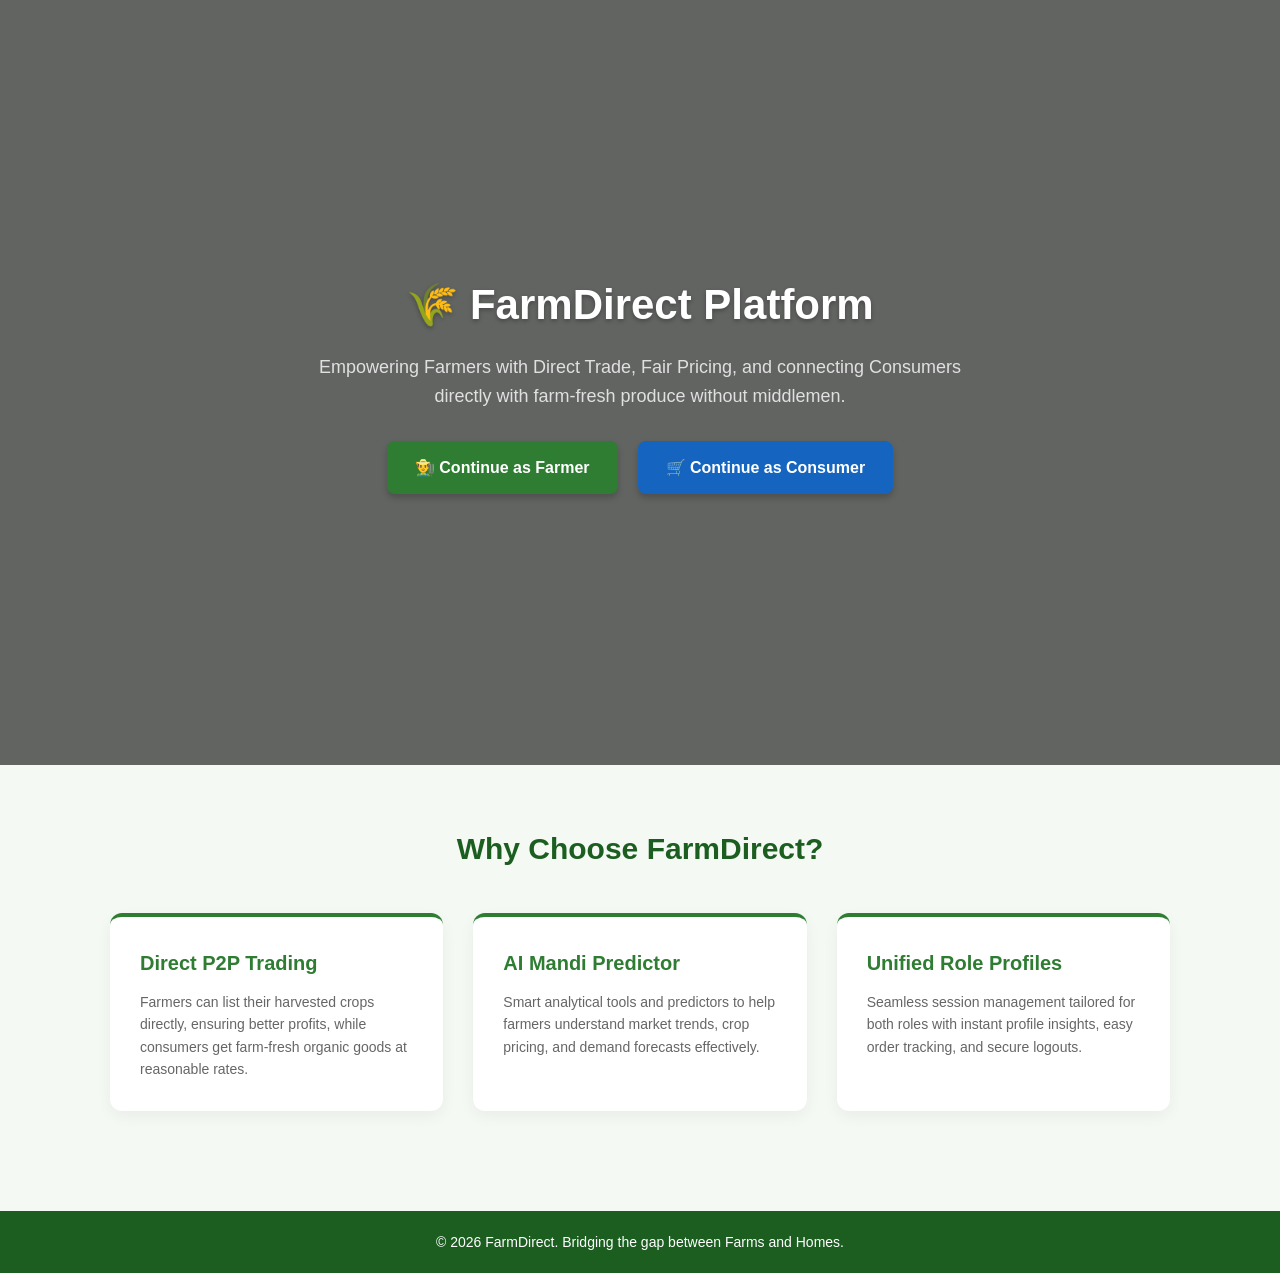
<file: home.html>
<!DOCTYPE html>
<html lang="en">
<head>
    <meta charset="UTF-8">
    <meta name="viewport" content="width=device-width, initial-scale=1.0">
    <title>FarmDirect | Direct Agricultural Trade & AI Mandi</title>
    <style>
        * {
            margin: 0;
            padding: 0;
            box-sizing: border-box;
            font-family: 'Segoe UI', Tahoma, Geneva, Verdana, sans-serif;
        }
        body {
            background: #f4f9f4;
            color: #333;
            line-height: 1.6;
        }
        /* Hero Section */
        .hero {
            background: linear-gradient(rgba(0,0,0,0.6), rgba(0,0,0,0.6)), url('https://images.unsplash.com/photo-1500937386664-56d1dfef3854?auto=format&fit=crop&w=1920&q=80') no-repeat center center;
            background-size: cover;
            height: 85vh;
            display: flex;
            align-items: center;
            justify-content: center;
            text-align: center;
            color: white;
            padding: 0 20px;
        }
        .hero-content {
            max-width: 700px;
        }
        .hero h1 {
            font-size: 42px;
            margin-bottom: 15px;
            color: #fff;
            text-shadow: 0 2px 4px rgba(0,0,0,0.3);
        }
        .hero p {
            font-size: 18px;
            margin-bottom: 30px;
            color: #e0e0e0;
        }
        .btn-group {
            display: flex;
            gap: 20px;
            justify-content: center;
            flex-wrap: wrap;
        }
        .btn {
            padding: 14px 28px;
            border: none;
            border-radius: 8px;
            font-size: 16px;
            font-weight: bold;
            cursor: pointer;
            transition: 0.3s;
            text-decoration: none;
            box-shadow: 0 4px 6px rgba(0,0,0,0.2);
        }
        .btn-farmer {
            background: #2e7d32;
            color: white;
        }
        .btn-farmer:hover {
            background: #1b5e20;
            transform: translateY(-2px);
        }
        .btn-consumer {
            background: #1565c0;
            color: white;
        }
        .btn-consumer:hover {
            background: #0d47a1;
            transform: translateY(-2px);
        }

        /* Features Section */
        .features {
            padding: 60px 20px;
            max-width: 1100px;
            margin: 0 auto;
            text-align: center;
        }
        .features h2 {
            font-size: 30px;
            color: #1b5e20;
            margin-bottom: 40px;
        }
        .feature-grid {
            display: grid;
            grid-template-columns: repeat(auto-fit, minmax(300px, 1fr));
            gap: 30px;
        }
        .feature-card {
            background: white;
            padding: 30px;
            border-radius: 12px;
            box-shadow: 0 5px 15px rgba(0,0,0,0.05);
            border-top: 4px solid #2e7d32;
            text-align: left;
        }
        .feature-card h3 {
            color: #2e7d32;
            margin-bottom: 12px;
            font-size: 20px;
        }
        .feature-card p {
            color: #666;
            font-size: 14px;
        }

        /* Footer */
        footer {
            background: #1b5e20;
            color: white;
            text-align: center;
            padding: 20px;
            font-size: 14px;
            margin-top: 40px;
        }
    </style>
</head>
<body>

    <!-- Hero Section -->
    <div class="hero">
        <div class="hero-content">
            <h1>🌾 FarmDirect Platform</h1>
            <p>Empowering Farmers with Direct Trade, Fair Pricing, and connecting Consumers directly with farm-fresh produce without middlemen.</p>
            
            <div class="btn-group">
                <a href="login.html?role=farmer" class="btn btn-farmer">👨‍🌾 Continue as Farmer</a>
                <a href="login.html?role=consumer" class="btn btn-consumer">🛒 Continue as Consumer</a>
            </div>
        </div>
    </div>

    <!-- Features Section -->
    <div class="features">
        <h2>Why Choose FarmDirect?</h2>
        <div class="feature-grid">
            <div class="feature-card">
                <h3>Direct P2P Trading</h3>
                <p>Farmers can list their harvested crops directly, ensuring better profits, while consumers get farm-fresh organic goods at reasonable rates.</p>
            </div>
            <div class="feature-card">
                <h3>AI Mandi Predictor</h3>
                <p>Smart analytical tools and predictors to help farmers understand market trends, crop pricing, and demand forecasts effectively.</p>
            </div>
            <div class="feature-card">
                <h3>Unified Role Profiles</h3>
                <p>Seamless session management tailored for both roles with instant profile insights, easy order tracking, and secure logouts.</p>
            </div>
        </div>
    </div>

    <!-- Footer -->
    <footer>
        <p>&copy; 2026 FarmDirect. Bridging the gap between Farms and Homes.</p>
    </footer>

</body>
</html>
</file>
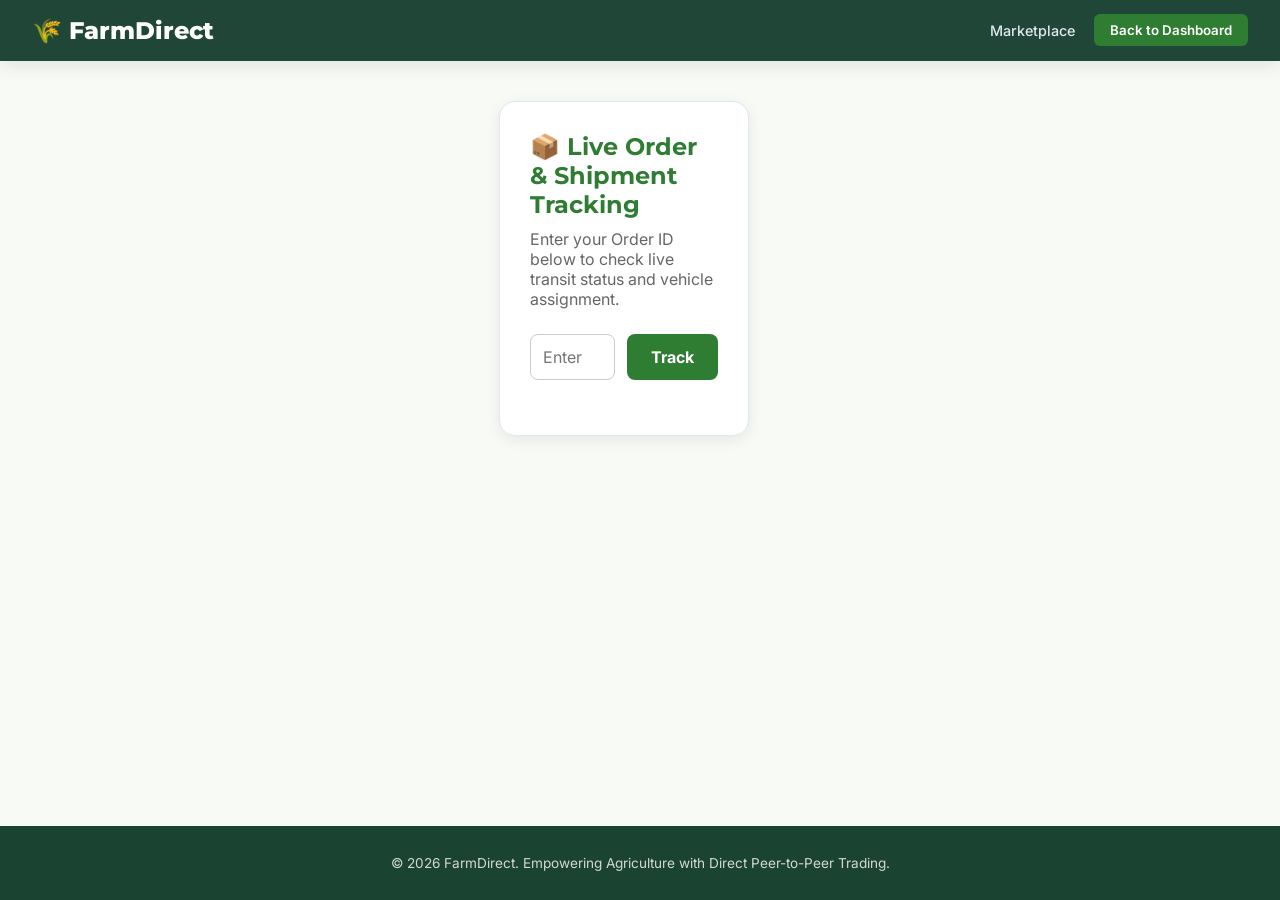
<file: tracking.html>
<!DOCTYPE html>
<html lang="en">
<head>
    <meta charset="UTF-8">
    <meta name="viewport" content="width=device-width, initial-scale=1.0">
    <title>Track Order & Logistics | FarmDirect</title>
    <link rel="preconnect" href="https://fonts.googleapis.com">
    <link rel="preconnect" href="https://fonts.gstatic.com" crossorigin>
    <link href="https://fonts.googleapis.com/css2?family=Inter:wght@400;500;600&family=Montserrat:wght@600;700;800&display=swap" rel="stylesheet">
    <link rel="stylesheet" href="style.css">
</head>
<body>

    <!-- Header Navigation -->
    <header>
        <div class="nav-container">
            <a href="consumer.html" class="logo">🌾 FarmDirect</a>
            <nav class="nav-links">
                <a href="consumer.html">Marketplace</a>
                <button onclick="window.location.href='consumer.html'" style="background: #2e7d32; color: white; padding: 8px 16px; border: none; border-radius: 6px; cursor: pointer; font-weight: 600;">Back to Dashboard</button>
            </nav>
        </div>
    </header>

    <!-- Main Tracking Container -->
    <div class="container" style="max-width: 800px; margin: 40px auto; padding: 0 20px;">
        <div class="card" style="background: white; padding: 30px; border-radius: 16px; box-shadow: 0 4px 15px rgba(0,0,0,0.08);">
            <h2 style="color: #2e7d32; margin-top: 0; margin-bottom: 10px;">📦 Live Order & Shipment Tracking</h2>
            <p style="color: #666; margin-bottom: 25px;">Enter your Order ID below to check live transit status and vehicle assignment.</p>
            
            <div style="display: flex; gap: 12px; margin-bottom: 25px;">
                <input type="number" id="orderIdInput" placeholder="Enter Order ID (e.g., 1, 2...)" class="form-control" style="flex: 1; padding: 12px; border: 1px solid #ccc; border-radius: 8px; font-size: 16px;">
                <button onclick="trackOrder()" style="background: #2e7d32; color: white; border: none; padding: 12px 24px; border-radius: 8px; font-weight: bold; cursor: pointer; font-size: 16px;">Track</button>
            </div>

            <div id="trackingResult" style="display: none; border-top: 1px solid #eee; padding-top: 20px;">
                <h3 style="color: #333; margin-bottom: 15px;">Shipment Status Details</h3>
                <div style="display: flex; flex-direction: column; gap: 12px; background: #f9f9f9; padding: 20px; border-radius: 10px;">
                    <div>🆔 <strong>Order ID:</strong> <span id="resOrderId">-</span></div>
                    <div>👤 <strong>Customer Name:</strong> <span id="resCustomer">-</span></div>
                    <div>📍 <strong>Delivery Address:</strong> <span id="resAddress">-</span></div>
                    <div>💰 <strong>Grand Total:</strong> ₹<span id="resTotal">-</span></div>
                    <div>💳 <strong>Payment Status:</strong> <span id="resPayment" style="color: green; font-weight: bold;">-</span></div>
                    <div>🚚 <strong>Assigned Logistics / Vehicle:</strong> <span id="resVehicle" style="color: #1565c0; font-weight: bold;">Standard Delivery / Processing</span></div>
                    <div>📌 <strong>Current Transit Status:</strong> <span id="resStatus" style="background: #e8f5e9; color: #2e7d32; padding: 4px 10px; border-radius: 6px; font-weight: bold; display: inline-block;">Dispatched</span></div>
                </div>
            </div>

            <div id="noResultMsg" style="display: none; color: #d32f2f; font-weight: 500; margin-top: 15px;">
                ⚠️ No order found with this ID. Please check and try again.
            </div>
        </div>
    </div>

    <footer>
        <p>&copy; 2026 FarmDirect. Empowering Agriculture with Direct Peer-to-Peer Trading.</p>
    </footer>

    <script>
        async function trackOrder() {
            const orderId = document.getElementById('orderIdInput').value.trim();
            const resultBox = document.getElementById('trackingResult');
            const errorMsg = document.getElementById('noResultMsg');

            if (!orderId) {
                alert("Please enter a valid Order ID!");
                return;
            }

            try {
                // Fetching orders from backend API
                const response = await fetch('/api/orders');
                const orders = await response.json();

                // Find matching order
                const matchedOrder = orders.find(o => o.id.toString() === orderId.toString());

                if (matchedOrder) {
                    document.getElementById('resOrderId').innerText = matchedOrder.id;
                    document.getElementById('resCustomer').innerText = matchedOrder.customer_name;
                    document.getElementById('resAddress').innerText = `${matchedOrder.address}, ${matchedOrder.city} - ${matchedOrder.pincode}`;
                    document.getElementById('resTotal').innerText = matchedOrder.grand_total;
                    document.getElementById('resPayment').innerText = matchedOrder.payment_status;
                    
                    // Dynamic vehicle assignment mock based on total/items
                    let vehicle = matchedOrder.grand_total > 2000 ? "Heavy Cargo Truck (Refrigerated)" : "Local Farm Pickup Van";
                    document.getElementById('resVehicle').innerText = vehicle;

                    resultBox.style.display = 'block';
                    errorMsg.style.display = 'none';
                } else {
                    resultBox.style.display = 'none';
                    errorMsg.style.display = 'block';
                }
            } catch (err) {
                console.error("Error tracking order:", err);
                alert("Failed to connect to backend server.");
            }
        }
    </script>
</body>
</html>
</file>
<file: style.css>
/* Design System & Variable Declarations */
:root {
    --primary: #1b4332;
    --primary-light: #2d6a4f;
    --accent: #f4a261;
    --accent-hover: #e76f51;
    --bg-main: #f8faf6;
    --surface: #ffffff;
    --text-primary: #111827;
    --text-muted: #6b7280;
    --border: #e2e8f0;
    --shadow-sm: 0 4px 12px rgba(0, 0, 0, 0.04);
    --shadow-3d: 0 16px 30px rgba(0, 0, 0, 0.12);
    --radius-sm: 8px;
    --radius-lg: 14px;
    --font-heading: 'Montserrat', sans-serif;
    --font-body: 'Inter', sans-serif;
}

* { box-sizing: border-box; margin: 0; padding: 0; font-family: var(--font-body); }
html { scroll-behavior: smooth; }
body { background-color: var(--bg-main); color: var(--text-primary); min-height: 100vh; display: flex; flex-direction: column; }
h1, h2, h3, h4, .logo { font-family: var(--font-heading); }

/* Header & Navigation */
header {
    background: rgba(27, 67, 50, 0.98);
    backdrop-filter: blur(10px);
    color: #ffffff;
    padding: 0.9rem 2rem;
    position: sticky;
    top: 0;
    z-index: 100;
    box-shadow: 0 4px 20px rgba(0, 0, 0, 0.1);
}
.nav-container { max-width: 1280px; margin: 0 auto; display: flex; justify-content: space-between; align-items: center; }
.logo { font-size: 1.5rem; font-weight: 800; color: #ffffff; text-decoration: none; white-space: nowrap; }
.nav-links { display: flex; gap: 1.2rem; align-items: center; }
.nav-links a { color: #e2e8f0; text-decoration: none; font-weight: 500; font-size: 0.9rem; transition: color 0.2s; white-space: nowrap; }
.nav-links a:hover { color: var(--accent); }

/* Neatly Aligned Search Bar in Right Header */
.header-search {
    position: relative;
    display: flex;
    align-items: center;
}
.header-search input {
    background: rgba(255, 255, 255, 0.15);
    border: 1px solid rgba(255, 255, 255, 0.3);
    padding: 0.45rem 0.8rem 0.45rem 2.2rem;
    border-radius: 20px;
    color: #ffffff;
    font-size: 0.85rem;
    width: 220px;
    outline: none;
    transition: all 0.3s ease;
}
.header-search input::placeholder { color: rgba(255, 255, 255, 0.7); }
.header-search input:focus {
    background: #ffffff;
    color: var(--text-primary);
    width: 260px;
}
.search-icon {
    position: absolute;
    left: 0.7rem;
    font-size: 0.8rem;
    pointer-events: none;
    opacity: 0.8;
}

.auth-group { display: flex; align-items: center; gap: 0.8rem; padding-left: 0.8rem; border-left: 1px solid rgba(255, 255, 255, 0.2); }
.btn-auth { padding: 0.45rem 1rem; border-radius: var(--radius-sm); font-weight: 600; font-size: 0.85rem; cursor: pointer; text-decoration: none; transition: all 0.3s; }
.btn-login { background: transparent; color: #ffffff; border: 1px solid rgba(255, 255, 255, 0.6); }
.btn-login:hover { background: #ffffff; color: var(--primary); }
.btn-signup { background: var(--accent); color: var(--text-primary); border: none; }
.btn-signup:hover { background: var(--accent-hover); color: #ffffff; }

.cart-btn {
    background: #ffffff;
    color: var(--primary);
    padding: 0.45rem 1rem;
    border-radius: 20px;
    font-weight: 700;
    font-size: 0.85rem;
    cursor: pointer;
    border: none;
}

/* Hero Section */
.hero-parallax {
    height: 40vh; min-height: 320px;
    background: linear-gradient(135deg, rgba(27, 67, 50, 0.85), rgba(45, 106, 79, 0.75)), 
                url('https://images.unsplash.com/photo-1500937386664-56d1dfef3854?auto=format&fit=crop&w=1200&q=80') center/cover fixed;
    display: flex; align-items: center; justify-content: center; text-align: center; color: #ffffff; padding: 0 1.5rem;
}
.hero-content h1 { font-size: 2.5rem; font-weight: 800; margin-bottom: 0.8rem; }
.hero-content p { max-width: 650px; margin: 0 auto; font-size: 0.95rem; opacity: 0.9; }
.hero-actions { display: flex; gap: 1rem; justify-content: center; margin-top: 1.2rem; }
.btn-hero { padding: 0.7rem 1.5rem; border-radius: var(--radius-sm); font-weight: 700; text-decoration: none; font-size: 0.9rem; cursor: pointer; border: none; }
.btn-hero.primary { background: var(--accent); color: var(--text-primary); }
.btn-hero.secondary { background: rgba(255,255,255,0.15); color: #fff; border: 1px solid rgba(255,255,255,0.4); }

/* Farmer Directory */
.farmer-guide-section { padding: 3rem 1.5rem; max-width: 1280px; margin: 0 auto; }
.section-title { text-align: center; font-size: 2rem; color: var(--primary); margin-bottom: 0.3rem; }
.section-subtitle { text-align: center; color: var(--text-muted); margin-bottom: 2.5rem; font-size: 0.9rem; }
.guide-grid { display: grid; grid-template-columns: repeat(auto-fit, minmax(320px, 1fr)); gap: 1.5rem; }
.guide-card { background: var(--surface); padding: 1.8rem; border-radius: var(--radius-lg); box-shadow: var(--shadow-sm); border: 1px solid var(--border); }
.guide-header { display: flex; align-items: center; gap: 0.8rem; margin-bottom: 1.2rem; padding-bottom: 0.6rem; border-bottom: 2px solid var(--bg-main); }
.guide-list { list-style: none; display: flex; flex-direction: column; gap: 0.8rem; font-size: 0.9rem; }

/* Marketplace Layout & Symmetrical Cards */
.container { max-width: 1280px; margin: 1rem auto 4rem; padding: 0 1.5rem; display: grid; grid-template-columns: 250px 1fr; gap: 2rem; }
.card { background: var(--surface); padding: 1.5rem; border-radius: var(--radius-lg); border: 1px solid var(--border); }

.marketplace-header { display: flex; justify-content: space-between; align-items: center; margin-bottom: 1.2rem; }
.results-count { font-size: 0.85rem; color: var(--text-muted); font-weight: 600; }

.products-grid { 
    display: grid; 
    grid-template-columns: repeat(4, 1fr); 
    gap: 1.2rem; 
}

.product-card {
    background: var(--surface); 
    border-radius: var(--radius-lg); 
    border: 1px solid var(--border);
    overflow: hidden; 
    display: flex; 
    flex-direction: column; 
    cursor: pointer;
    height: 320px;
    transition: transform 0.2s ease-out, box-shadow 0.2s;
}
.product-card:hover { box-shadow: var(--shadow-3d); }
.product-img { height: 140px; width: 100%; object-fit: cover; }
.product-details { padding: 1rem; display: flex; flex-direction: column; flex-grow: 1; }
.product-category { font-size: 0.65rem; text-transform: uppercase; color: var(--primary-light); font-weight: 800; letter-spacing: 0.5px; }
.product-title { font-size: 0.9rem; font-weight: 700; margin: 0.3rem 0; color: var(--text-primary); line-height: 1.2; height: 2.2em; overflow: hidden; }
.product-seller { font-size: 0.75rem; color: var(--text-muted); margin-bottom: 0.8rem; }
.product-bottom { margin-top: auto; display: flex; justify-content: space-between; align-items: center; }
.product-price { font-size: 1.05rem; font-weight: 800; color: var(--primary); }
.btn-add { background: var(--primary-light); color: #fff; border: none; padding: 0.4rem 0.7rem; border-radius: var(--radius-sm); font-size: 0.75rem; font-weight: 600; cursor: pointer; }

.no-results { grid-column: span 4; text-align: center; padding: 3rem; background: #fff; border-radius: var(--radius-lg); border: 1px dashed var(--border); color: var(--text-muted); }

/* Product Detail View */
.detail-container { max-width: 1280px; margin: 2rem auto 5rem; padding: 0 1.5rem; }
.product-detail-grid { display: grid; grid-template-columns: 1fr 1fr; gap: 2.5rem; margin-bottom: 3rem; }

.viewport-3d-card {
    background: #ffffff; border-radius: var(--radius-lg); border: 1px solid var(--border);
    padding: 1.5rem; position: relative; display: flex; flex-direction: column; align-items: center; justify-content: center;
}
.badge-stock { position: absolute; top: 1rem; left: 1rem; background: #dcfce7; color: #166534; padding: 0.3rem 0.7rem; border-radius: 20px; font-weight: 700; font-size: 0.75rem; }
.interactive-canvas-wrapper { width: 100%; height: 340px; display: flex; align-items: center; justify-content: center; position: relative; }
.detail-main-img { max-width: 100%; max-height: 100%; object-fit: contain; border-radius: var(--radius-sm); }
.hint-3d { position: absolute; bottom: 0; font-size: 0.75rem; color: var(--text-muted); background: rgba(255,255,255,0.9); padding: 0.2rem 0.5rem; border-radius: 4px; }

.detail-info-card { display: flex; flex-direction: column; gap: 0.8rem; }
.detail-title { font-size: 1.8rem; color: var(--text-primary); line-height: 1.2; }
.detail-price { font-size: 1.8rem; font-weight: 800; color: var(--primary); }

.retailer-box, .description-box, .specs-box, .delivery-calc-box {
    background: #ffffff; padding: 1rem; border-radius: var(--radius-sm); border: 1px solid var(--border);
}
.retailer-header { display: flex; justify-content: space-between; align-items: center; margin-bottom: 0.4rem; }
.verified-tag { background: #e0f2fe; color: #0369a1; padding: 0.2rem 0.5rem; border-radius: 4px; font-weight: 700; font-size: 0.7rem; }
.spec-row { display: flex; justify-content: space-between; padding: 0.3rem 0; border-bottom: 1px solid var(--bg-main); font-size: 0.85rem; }

/* Cart Page Styling */
.cart-page-container {
    max-width: 1280px;
    margin: 2rem auto 4rem;
    padding: 0 1.5rem;
}

.cart-layout {
    display: grid;
    grid-template-columns: 1fr 380px;
    gap: 2rem;
    margin-top: 1.5rem;
}

.cart-items-section {
    background: var(--surface);
    padding: 1.5rem;
    border-radius: var(--radius-lg);
    border: 1px solid var(--border);
}

.cart-item-card {
    display: flex;
    align-items: center;
    gap: 1rem;
    padding: 1rem 0;
    border-bottom: 1px solid var(--border);
}

.cart-item-card:last-child {
    border-bottom: none;
}

.cart-item-img {
    width: 80px;
    height: 80px;
    object-fit: cover;
    border-radius: var(--radius-sm);
}

.cart-item-info {
    flex-grow: 1;
}

.cart-item-title {
    font-size: 1rem;
    font-weight: 700;
}

.cart-item-price {
    color: var(--primary);
    font-weight: 700;
}

.cart-qty-controls {
    display: flex;
    align-items: center;
    gap: 0.5rem;
}

.btn-qty {
    background: var(--bg-main);
    border: 1px solid var(--border);
    padding: 0.2rem 0.6rem;
    border-radius: 4px;
    cursor: pointer;
    font-weight: bold;
}

.btn-remove {
    background: #fee2e2;
    color: #dc2626;
    border: none;
    padding: 0.4rem 0.6rem;
    border-radius: 4px;
    cursor: pointer;
    font-size: 0.8rem;
}

.summary-row {
    display: flex;
    justify-content: space-between;
    margin: 0.8rem 0;
    font-size: 0.95rem;
}

.total-row {
    font-size: 1.2rem;
    font-weight: 800;
    color: var(--primary);
}

.divider {
    border: none;
    border-top: 1px solid var(--border);
    margin: 1rem 0;
}

.payment-section {
    margin-top: 1.5rem;
}

.payment-options {
    display: flex;
    flex-direction: column;
    gap: 0.6rem;
    margin-top: 0.8rem;
}

.payment-option {
    display: flex;
    align-items: center;
    gap: 0.6rem;
    padding: 0.6rem;
    border: 1px solid var(--border);
    border-radius: var(--radius-sm);
    cursor: pointer;
    font-size: 0.85rem;
}

.payment-option input {
    accent-color: var(--primary);
}

/* Dedicated Authentication Page */
.auth-page-body {
    background: linear-gradient(135deg, var(--primary), var(--primary-light));
    min-height: 100vh; display: flex; align-items: center; justify-content: center; padding: 1.5rem;
}
.auth-card-3d {
    background: #ffffff; width: 100%; max-width: 420px; padding: 2rem; border-radius: var(--radius-lg);
    box-shadow: var(--shadow-3d);
}
.auth-header { text-align: center; margin-bottom: 1.5rem; }
.auth-logo { font-size: 1.6rem; font-weight: 800; color: var(--primary); text-decoration: none; display: block; }
.auth-tabs { display: flex; border-bottom: 2px solid var(--bg-main); margin-bottom: 1.2rem; }
.auth-tab { flex: 1; padding: 0.7rem; background: none; border: none; font-weight: 700; cursor: pointer; color: var(--text-muted); }
.auth-tab.active { color: var(--primary); border-bottom: 3px solid var(--primary); }
.auth-form { display: flex; flex-direction: column; gap: 0.9rem; }
.auth-form.hidden { display: none; }
.form-group label { display: block; font-size: 0.8rem; font-weight: 600; margin-bottom: 0.3rem; }
.form-control { width: 100%; padding: 0.65rem; border: 1px solid var(--border); border-radius: var(--radius-sm); outline: none; }
.btn-submit { background: var(--primary); color: #fff; border: none; padding: 0.75rem; border-radius: var(--radius-sm); font-weight: 700; cursor: pointer; min-height: 44px; }

footer { background: var(--primary); color: rgba(255,255,255,0.8); text-align: center; padding: 1.8rem; margin-top: auto; font-size: 0.85rem; }

/* ===================================================
   📱 MOBILE PHONE RESPONSIVENESS & TOUCH OPTIMIZATIONS
   =================================================== */

/* App-style Mobile Bottom Navigation Bar */
.mobile-bottom-nav {
    display: none;
    position: fixed;
    bottom: 0;
    left: 0;
    right: 0;
    height: 62px;
    background: #ffffff;
    border-top: 1px solid var(--border);
    box-shadow: 0 -3px 12px rgba(0, 0, 0, 0.08);
    z-index: 1000;
    justify-content: space-around;
    align-items: center;
    padding: 0 0.5rem;
}

.mobile-nav-item {
    display: flex;
    flex-direction: column;
    align-items: center;
    justify-content: center;
    text-decoration: none;
    color: var(--text-muted);
    font-size: 0.72rem;
    font-weight: 600;
    flex: 1;
    height: 100%;
    transition: color 0.2s;
    position: relative;
}

.mobile-nav-item.active, .mobile-nav-item:hover {
    color: var(--primary);
}

.mobile-nav-icon {
    font-size: 1.25rem;
    margin-bottom: 2px;
}

.mobile-cart-badge {
    position: absolute;
    top: 6px;
    right: 25%;
    background: #dc2626;
    color: white;
    font-size: 0.65rem;
    font-weight: 800;
    padding: 1px 5px;
    border-radius: 10px;
}

/* Tablet & Smaller Laptops (<= 1100px) */
@media(max-width: 1100px) {
    .products-grid { grid-template-columns: repeat(3, 1fr); }
    .nav-container { padding: 0 1rem; }
}

/* Tablets & Large Phones (<= 860px) */
@media(max-width: 860px) {
    .container, .product-detail-grid, .cart-layout { grid-template-columns: 1fr; }
    .products-grid { grid-template-columns: repeat(2, 1fr); }
    
    header { padding: 0.75rem 1rem; }
    .nav-container { flex-direction: column; align-items: stretch; gap: 0.6rem; }
    
    /* Scrollable Horizontal Pill Navigation on Mobile */
    .nav-links {
        overflow-x: auto;
        white-space: nowrap;
        -webkit-overflow-scrolling: touch;
        padding-bottom: 4px;
        gap: 0.75rem;
        scrollbar-width: none;
    }
    .nav-links::-webkit-scrollbar { display: none; }
    
    .header-search { width: 100%; margin-top: 2px; }
    .header-search input { width: 100% !important; border-radius: 8px; }
    
    .hero-parallax { height: auto; min-height: 260px; padding: 2.5rem 1rem; }
    .hero-content h1 { font-size: 1.9rem; }
}

/* Mobile Phones (<= 640px) */
@media(max-width: 640px) {
    body {
        padding-bottom: 68px; /* Offset for Mobile Bottom Navigation */
    }

    .mobile-bottom-nav {
        display: flex;
    }

    /* Prevent iOS auto-zoom on inputs */
    input, select, textarea, .form-control {
        font-size: 16px !important;
        min-height: 44px;
    }

    button, .btn-auth, .btn-hero, .btn-submit {
        min-height: 44px;
        touch-action: manipulation;
    }

    /* Symmetrical 2-Column Mobile Marketplace Grid (Amazon/Flipkart format) */
    .products-grid {
        grid-template-columns: repeat(2, 1fr) !important;
        gap: 0.75rem;
    }

    .product-card {
        height: auto;
        min-height: 290px;
        border-radius: var(--radius-sm);
    }
    .product-img { height: 120px; }
    .product-details { padding: 0.75rem; }
    .product-title { font-size: 0.82rem; height: 2.6em; }
    .product-price { font-size: 0.95rem; }
    .btn-add { padding: 0.35rem 0.5rem; font-size: 0.7rem; }

    /* Touch-friendly Cart & Checkout on Mobile */
    .cart-item-card {
        flex-direction: column;
        align-items: flex-start;
        position: relative;
        gap: 0.6rem;
    }
    .cart-item-img {
        width: 65px;
        height: 65px;
    }
    .cart-qty-controls {
        width: 100%;
        justify-content: space-between;
        background: #f8faf6;
        padding: 4px 8px;
        border-radius: 6px;
    }

    /* Modals fit neatly inside small screens */
    .modal-content, .auth-card-3d, #profileModal > div, #fpoModal > div {
        width: 94% !important;
        max-width: 94% !important;
        padding: 1.2rem !important;
        max-height: 90vh;
        overflow-y: auto;
    }

    /* Hero actions stack on small phones */
    .hero-actions {
        flex-direction: column;
        width: 100%;
    }
    .hero-actions .btn-hero {
        width: 100%;
        text-align: center;
    }

    /* Section titles responsive sizing */
    .section-title { font-size: 1.5rem; }
    .detail-title { font-size: 1.4rem; }
    .detail-price { font-size: 1.5rem; }
    
    /* Footer offset for bottom navigation */
    footer {
        padding: 1.2rem 1rem 4.5rem 1rem;
    }
}

/* --- LANGUAGE SELECTOR --- */
.lang-selector-container {
    display: inline-flex;
    align-items: center;
    gap: 5px;
    background: rgba(255, 255, 255, 0.15);
    border: 1px solid rgba(255, 255, 255, 0.3);
    border-radius: 20px;
    padding: 3px 8px;
    transition: all 0.2s ease;
}
.lang-selector-container:hover {
    background: rgba(255, 255, 255, 0.25);
    border-color: rgba(255, 255, 255, 0.5);
}
.lang-globe-icon {
    font-size: 0.95rem;
    line-height: 1;
}
.lang-selector {
    background: transparent;
    border: none;
    color: #ffffff;
    font-size: 0.82rem;
    font-weight: 600;
    cursor: pointer;
    outline: none;
    padding: 2px 4px;
}
.lang-selector option {
    background: #1b4332;
    color: #ffffff;
    font-weight: 500;
}

/* --- CART TOAST NOTIFICATION --- */
.cart-toast {
    position: fixed;
    bottom: 80px;
    right: 25px;
    background: #1b4332;
    color: #ffffff;
    padding: 12px 18px;
    border-radius: 10px;
    box-shadow: 0 10px 25px rgba(0,0,0,0.25);
    display: none;
    align-items: center;
    gap: 12px;
    z-index: 9999;
    font-size: 0.95rem;
    font-weight: 500;
    border: 1px solid #52b788;
    animation: toastSlideUp 0.3s ease-out;
}
@keyframes toastSlideUp {
    from { transform: translateY(20px); opacity: 0; }
    to { transform: translateY(0); opacity: 1; }
}
</file>
